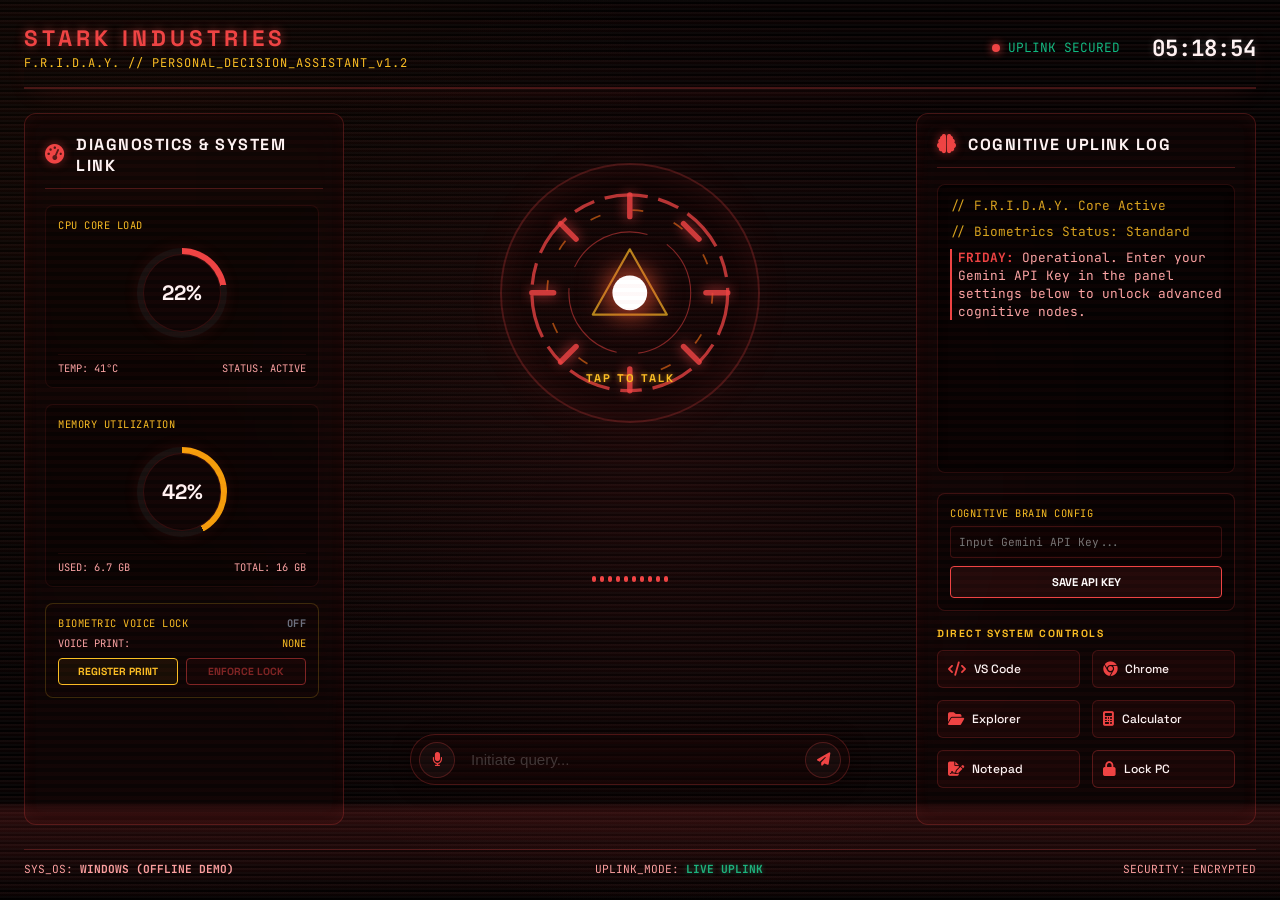
<file: friday-assistant/index.html>
<!DOCTYPE html>
<html lang="en">
<head>
    <meta charset="UTF-8">
    <meta name="viewport" content="width=device-width, initial-scale=1.0">
    <title>F.R.I.D.A.Y. Stark Assistant Core</title>
    
    <!-- Premium Fonts -->
    <link rel="preconnect" href="https://fonts.googleapis.com">
    <link rel="preconnect" href="https://fonts.gstatic.com" crossorigin>
    <link href="https://fonts.googleapis.com/css2?family=Plus+Jakarta+Sans:wght@300;400;500;600;700;800&family=JetBrains+Mono:wght@400;500;700&family=Space+Grotesk:wght@300;500;700&display=swap" rel="stylesheet">
    
    <!-- Icons -->
    <link rel="stylesheet" href="https://cdnjs.cloudflare.com/ajax/libs/font-awesome/6.4.0/css/all.min.css">
    
    <!-- CSS -->
    <link rel="stylesheet" href="style.css">
</head>
<body class="theme-stark-hud">

    <!-- Holographic overlays -->
    <div class="hologram-overlay"></div>
    <div class="scanlines"></div>

    <div class="hud-container">
        
        <!-- HEADER -->
        <header class="hud-header">
            <div class="header-left">
                <div class="stark-logo">STARK INDUSTRIES</div>
                <div class="system-title">F.R.I.D.A.Y. // PERSONAL_DECISION_ASSISTANT_v1.2</div>
            </div>
            
            <div class="header-right">
                <div class="status-indicator">
                    <span class="status-pulse"></span>
                    <span id="connection-status">INITIALIZING SYSTEM...</span>
                </div>
                <div class="time-widget" id="hud-clock">00:00:00</div>
            </div>
        </header>

        <!-- MAIN GRID -->
        <main class="hud-grid">
            
            <!-- LEFT PANEL: TELEMETRY & BIOMETRICS -->
            <section class="hud-panel panel-left">
                <div class="panel-header">
                    <i class="fa-solid fa-gauge-high"></i>
                    <h2>DIAGNOSTICS & SYSTEM LINK</h2>
                </div>
                
                <div class="telemetry-widgets">
                    <!-- CPU -->
                    <div class="telemetry-card">
                        <div class="widget-label">CPU CORE LOAD</div>
                        <div class="gauge-container">
                            <div class="gauge-ring" id="cpu-ring" style="--pct: 0;">
                                <div class="gauge-value" id="cpu-val">0%</div>
                            </div>
                        </div>
                        <div class="widget-footer">
                            <span>TEMP: <span id="cpu-temp">35°C</span></span>
                            <span>STATUS: ACTIVE</span>
                        </div>
                    </div>

                    <!-- RAM -->
                    <div class="telemetry-card">
                        <div class="widget-label">MEMORY UTILIZATION</div>
                        <div class="gauge-container">
                            <div class="gauge-ring" id="ram-ring" style="--pct: 0; --color: #f59e0b;">
                                <div class="gauge-value" id="ram-val">0%</div>
                            </div>
                        </div>
                        <div class="widget-footer">
                            <span>USED: <span id="ram-used">0 GB</span></span>
                            <span>TOTAL: <span id="ram-total">16 GB</span></span>
                        </div>
                    </div>

                    <!-- Voice Biometric Security Lock -->
                    <div class="telemetry-card" id="voice-biometrics-card" style="border: 1px solid rgba(251, 191, 36, 0.2); background: rgba(18, 5, 5, 0.2);">
                        <div class="widget-label" style="color: var(--accent-gold); display: flex; justify-content: space-between; align-items: center; margin-bottom: 6px;">
                            <span>BIOMETRIC VOICE LOCK</span>
                            <span id="bio-lock-status" style="color: #6b7280; font-weight: bold;">OFF</span>
                        </div>
                        <div style="display: flex; flex-direction: column; gap: 8px;">
                            <div style="display: flex; justify-content: space-between; font-family: var(--font-mono); font-size: 0.65rem; color: var(--text-secondary);">
                                <span>VOICE PRINT:</span>
                                <span id="bio-print-value" style="color: var(--accent-gold);">NONE</span>
                            </div>
                            <div style="display: flex; gap: 8px;">
                                <button id="btn-bio-register" onclick="registerVoicePrint()" style="flex: 1; padding: 6px; background: rgba(251, 191, 36, 0.05); border: 1px solid var(--accent-gold); color: var(--accent-gold); border-radius: 4px; cursor: pointer; font-family: var(--font-display); font-size: 0.65rem; font-weight: bold;">
                                    REGISTER PRINT
                                </button>
                                <button id="btn-bio-toggle" onclick="toggleBiometricLock()" style="flex: 1; padding: 6px; background: rgba(239, 68, 68, 0.05); border: 1px solid var(--accent-red); color: var(--accent-red); border-radius: 4px; cursor: pointer; font-family: var(--font-display); font-size: 0.65rem; font-weight: bold; opacity: 0.5;" disabled>
                                    ENFORCE LOCK
                                </button>
                            </div>
                            
                            <!-- Live Pitch indicator bar -->
                            <div id="pitch-meter-container" style="display: none; flex-direction: column; gap: 4px; margin-top: 4px; border-top: 1px solid rgba(239,68,68,0.1); padding-top: 6px;">
                                <div style="display: flex; justify-content: space-between; font-family: var(--font-mono); font-size: 0.6rem; color: var(--text-secondary);">
                                    <span>PITCH MATCH:</span>
                                    <span id="pitch-delta">0 Hz</span>
                                </div>
                                <div class="bar-track" style="height: 4px; margin-bottom: 0; background: rgba(255,255,255,0.05);">
                                    <div class="bar-fill" id="pitch-meter-fill" style="width: 0%; background: var(--accent-gold); box-shadow: 0 0 5px var(--accent-gold);"></div>
                                </div>
                            </div>
                        </div>
                    </div>
                </div>
            </section>

            <!-- CENTER PANEL: ARC REACTOR CORE & WAVEFORM -->
            <section class="hud-center">
                <!-- Arc Reactor -->
                <div class="reactor-outer">
                    <div class="reactor-container" id="reactor-trigger">
                        <svg class="arc-reactor" viewBox="0 0 100 100">
                            <circle class="ring ring-outer" cx="50" cy="50" r="45" />
                            <circle class="ring ring-middle" cx="50" cy="50" r="38" />
                            <circle class="ring ring-inner" cx="50" cy="50" r="28" />
                            
                            <g class="segments">
                                <line x1="50" y1="5" x2="50" y2="15" />
                                <line x1="50" y1="85" x2="50" y2="95" />
                                <line x1="5" y1="50" x2="15" y2="50" />
                                <line x1="85" y1="50" x2="95" y2="50" />
                                <line x1="18.2" y1="18.2" x2="25.3" y2="25.3" />
                                <line x1="74.7" y1="74.7" x2="81.8" y2="81.8" />
                                <line x1="18.2" y1="81.8" x2="25.3" y2="74.7" />
                                <line x1="74.7" y1="18.2" x2="81.8" y2="25.3" />
                            </g>
                            
                            <polygon class="reactor-triangle" points="50,30 67,60 33,60" />
                            <circle class="core-glow" cx="50" cy="50" r="12" />
                            <circle class="core-center" cx="50" cy="50" r="8" />
                        </svg>
                        <div class="core-text" id="reactor-state-text">TAP TO TALK</div>
                    </div>
                </div>

                <!-- Waveform -->
                <div class="voice-wave-container">
                    <div class="voice-wave" id="speech-wave">
                        <span class="wave-bar"></span>
                        <span class="wave-bar"></span>
                        <span class="wave-bar"></span>
                        <span class="wave-bar"></span>
                        <span class="wave-bar"></span>
                        <span class="wave-bar"></span>
                        <span class="wave-bar"></span>
                        <span class="wave-bar"></span>
                        <span class="wave-bar"></span>
                        <span class="wave-bar"></span>
                    </div>
                </div>

                <!-- Input Box -->
                <div class="hud-chat-controls">
                    <div class="input-glow-wrapper">
                        <button id="mic-btn" class="hud-circle-btn" title="Toggle Microphone">
                            <i class="fa-solid fa-microphone"></i>
                        </button>
                        <input type="text" id="chat-input" placeholder="Initiate query..." onkeydown="handleInputKey(event)">
                        <button id="send-btn" class="hud-circle-btn" onclick="sendChat()" title="Send Command">
                            <i class="fa-solid fa-paper-plane"></i>
                        </button>
                    </div>
                </div>
            </section>

            <!-- RIGHT PANEL: COGNITIVE TERMINAL & CONTROLS -->
            <section class="hud-panel panel-right">
                <div class="panel-header">
                    <i class="fa-solid fa-brain"></i>
                    <h2>COGNITIVE UPLINK LOG</h2>
                </div>

                <!-- Terminal logs -->
                <div class="terminal-body" id="terminal-logs">
                    <div class="terminal-line system">// F.R.I.D.A.Y. Core Active</div>
                    <div class="terminal-line system">// Biometrics Status: Standard</div>
                    <div class="terminal-line bot"><span class="prefix">FRIDAY:</span> Operational. Enter your Gemini API Key in the panel settings below to unlock advanced cognitive nodes.</div>
                </div>

                <!-- Cognitive Settings panel -->
                <div class="telemetry-card" style="border: 1px solid rgba(239, 68, 68, 0.2); background: rgba(0,0,0,0.3); padding: 12px; margin-bottom: 16px;">
                    <div class="widget-label" style="color: var(--accent-gold); font-size: 0.65rem; margin-bottom: 6px;">COGNITIVE BRAIN CONFIG</div>
                    <div style="display: flex; gap: 8px; flex-direction: column;">
                        <input type="password" id="gemini-key-input" placeholder="Input Gemini API Key..." style="width: 100%; padding: 8px; border: 1px solid rgba(239, 68, 68, 0.2); background: rgba(18, 5, 5, 0.5); color: white; border-radius: 4px; font-family: var(--font-mono); font-size: 0.7rem; outline: none;">
                        <button onclick="saveGeminiKey()" style="width: 100%; padding: 8px; background: rgba(239, 68, 68, 0.1); border: 1px solid var(--accent-red); color: white; border-radius: 4px; cursor: pointer; font-family: var(--font-display); font-size: 0.7rem; font-weight: bold; transition: all 0.2s;">
                            SAVE API KEY
                        </button>
                    </div>
                </div>

                <!-- Direct Links -->
                <div class="action-grid-header">DIRECT SYSTEM CONTROLS</div>
                <div class="action-grid">
                    <button class="btn-action" onclick="triggerSystemCommand('vscode')">
                        <i class="fa-solid fa-code"></i> VS Code
                    </button>
                    <button class="btn-action" onclick="triggerSystemCommand('chrome')">
                        <i class="fa-brands fa-chrome"></i> Chrome
                    </button>
                    <button class="btn-action" onclick="triggerSystemCommand('explorer')">
                        <i class="fa-solid fa-folder-open"></i> Explorer
                    </button>
                    <button class="btn-action" onclick="triggerSystemCommand('calc')">
                        <i class="fa-solid fa-calculator"></i> Calculator
                    </button>
                    <button class="btn-action" onclick="triggerSystemCommand('notepad')">
                        <i class="fa-solid fa-file-signature"></i> Notepad
                    </button>
                    <button class="btn-action danger" onclick="triggerSystemCommand('lock')">
                        <i class="fa-solid fa-lock"></i> Lock PC
                    </button>
                </div>
            </section>

        </main>
        
        <!-- FOOTER -->
        <footer class="hud-footer">
            <div class="footer-segment">SYS_OS: <span id="os-ver">WINDOWS (HOST)</span></div>
            <div class="footer-segment">UPLINK_MODE: <span id="link-mode" class="mode-simulated">SIMULATED (OFFLINE)</span></div>
            <div class="footer-segment">SECURITY: ENCRYPTED</div>
        </footer>

    </div>

    <!-- JS -->
    <script src="script.js"></script>
</body>
</html>
</file>
<file: friday-assistant/style.css>
﻿:root {
    --bg-base: #060202;
    --bg-panel: rgba(18, 5, 5, 0.45);
    --border-glow: rgba(239, 68, 68, 0.25);
    --border-active: rgba(239, 68, 68, 0.7);
    --accent-red: #ef4444;
    --accent-orange: #f97316;
    --accent-gold: #fbbf24;
    --text-main: #fff5f5;
    --text-secondary: #fca5a5;
    --text-muted: #991b1b;
    --font-sans: 'Plus Jakarta Sans', -apple-system, BlinkMacSystemFont, sans-serif;
    --font-mono: 'JetBrains Mono', monospace;
    --font-display: 'Space Grotesk', sans-serif;
}

* {
    box-sizing: border-box;
    margin: 0;
    padding: 0;
}

body.theme-stark-hud {
    background-color: var(--bg-base);
    background-image: 
        radial-gradient(circle at 50% 50%, rgba(239, 68, 68, 0.08) 0%, transparent 60%),
        radial-gradient(circle at 10% 20%, rgba(249, 115, 22, 0.04) 0%, transparent 40%),
        linear-gradient(rgba(18, 18, 18, 0.4) 50%, rgba(0, 0, 0, 0.7) 50%);
    background-size: 100% 100%, 100% 100%, 100% 4px; /* Grid Scanline base */
    color: var(--text-main);
    font-family: var(--font-sans);
    height: 100vh;
    overflow: hidden;
    position: relative;
}

/* Hologram Scanning Overlay */
.hologram-overlay {
    position: fixed;
    inset: 0;
    pointer-events: none;
    z-index: 9999;
    background: linear-gradient(
        to bottom,
        transparent 50%,
        rgba(239, 68, 68, 0.05) 50%
    );
    background-size: 100% 8px;
    opacity: 0.7;
}

.scanlines {
    position: fixed;
    inset: 0;
    pointer-events: none;
    z-index: 10000;
    background: linear-gradient(
        0deg,
        rgba(239, 68, 68, 0) 0%,
        rgba(239, 68, 68, 0.15) 10%,
        rgba(239, 68, 68, 0) 11%
    );
    background-size: 100% 100%;
    animation: scanline-move 8s linear infinite;
}

@keyframes scanline-move {
    0% { background-position: 0 -100vh; }
    100% { background-position: 0 100vh; }
}

/* Container & Layout */
.hud-container {
    display: flex;
    flex-direction: column;
    height: 100vh;
    padding: 24px;
    z-index: 10;
    position: relative;
}

/* Header */
.hud-header {
    display: flex;
    justify-content: space-between;
    align-items: center;
    border-bottom: 2px solid var(--border-glow);
    padding-bottom: 16px;
    margin-bottom: 24px;
    box-shadow: 0 10px 30px -10px rgba(239, 68, 68, 0.1);
}

.stark-logo {
    font-family: var(--font-display);
    font-weight: 800;
    font-size: 1.4rem;
    letter-spacing: 4px;
    color: var(--accent-red);
    text-shadow: 0 0 10px rgba(239, 68, 68, 0.6);
}

.system-title {
    font-family: var(--font-mono);
    font-size: 0.75rem;
    color: var(--accent-gold);
    letter-spacing: 1px;
    margin-top: 2px;
}

.header-right {
    display: flex;
    align-items: center;
    gap: 32px;
}

.status-indicator {
    display: flex;
    align-items: center;
    gap: 8px;
    font-family: var(--font-mono);
    font-size: 0.8rem;
    color: var(--text-secondary);
}

.status-pulse {
    width: 8px;
    height: 8px;
    border-radius: 50%;
    background: var(--accent-red);
    box-shadow: 0 0 8px var(--accent-red);
    animation: pulse-glow 1.5s ease-in-out infinite;
}

@keyframes pulse-glow {
    0%, 100% { opacity: 0.4; transform: scale(0.9); }
    50% { opacity: 1; transform: scale(1.2); box-shadow: 0 0 12px var(--accent-red); }
}

.time-widget {
    font-family: var(--font-mono);
    font-size: 1.4rem;
    font-weight: 700;
    color: var(--text-main);
    text-shadow: 0 0 8px rgba(255, 255, 255, 0.2);
}

/* Main Grid Layout */
.hud-grid {
    display: grid;
    grid-template-columns: 320px 1fr 340px;
    gap: 24px;
    flex: 1;
    min-height: 0; /* Important for scrollable containers inside */
}

/* Panel Styles */
.hud-panel {
    background: var(--bg-panel);
    border: 1px solid var(--border-glow);
    border-radius: 12px;
    backdrop-filter: blur(15px);
    display: flex;
    flex-direction: column;
    padding: 20px;
    min-height: 0;
    transition: all 0.3s var(--ease-smooth);
    box-shadow: inset 0 0 15px rgba(239, 68, 68, 0.05);
}

.hud-panel:hover {
    border-color: rgba(239, 68, 68, 0.45);
    box-shadow: 
        inset 0 0 20px rgba(239, 68, 68, 0.08),
        0 0 30px rgba(239, 68, 68, 0.05);
}

.panel-header {
    display: flex;
    align-items: center;
    gap: 12px;
    border-bottom: 1px solid var(--border-glow);
    padding-bottom: 12px;
    margin-bottom: 16px;
}

.panel-header i {
    color: var(--accent-red);
    font-size: 1.2rem;
    text-shadow: 0 0 8px rgba(239, 68, 68, 0.5);
}

.panel-header h2 {
    font-family: var(--font-display);
    font-size: 1rem;
    font-weight: 700;
    letter-spacing: 1.5px;
    color: var(--text-main);
}

/* Telemetry Widgets (Left Column) */
.telemetry-widgets {
    display: flex;
    flex-direction: column;
    gap: 16px;
    flex: 1;
    overflow-y: auto;
    padding-right: 4px;
}

.telemetry-card {
    background: rgba(0, 0, 0, 0.3);
    border: 1px solid rgba(239, 68, 68, 0.1);
    border-radius: 8px;
    padding: 12px;
}

.widget-label {
    font-family: var(--font-mono);
    font-size: 0.65rem;
    color: var(--accent-gold);
    letter-spacing: 0.5px;
    margin-bottom: 8px;
}

.gauge-container {
    display: flex;
    justify-content: center;
    padding: 8px 0;
}

/* Circular Gauge via CSS Conic Gradient */
.gauge-ring {
    width: 90px;
    height: 90px;
    border-radius: 50%;
    background: conic-gradient(
        var(--color, var(--accent-red)) calc(var(--pct) * 1%),
        rgba(255, 255, 255, 0.05) 0
    );
    display: flex;
    align-items: center;
    justify-content: center;
    position: relative;
    box-shadow: 0 0 15px rgba(239, 68, 68, 0.1);
}

.gauge-ring::before {
    content: '';
    position: absolute;
    width: 76px;
    height: 76px;
    border-radius: 50%;
    background: #0d0404;
    border: 1px solid rgba(239, 68, 68, 0.15);
}

.gauge-value {
    position: relative;
    font-family: var(--font-display);
    font-size: 1.3rem;
    font-weight: 700;
    color: var(--text-main);
    z-index: 2;
}

.widget-footer {
    display: flex;
    justify-content: space-between;
    font-family: var(--font-mono);
    font-size: 0.65rem;
    color: var(--text-secondary);
    margin-top: 8px;
    border-top: 1px solid rgba(239, 68, 68, 0.08);
    padding-top: 6px;
}

/* Linear Telemetry Bars */
.telemetry-bar-card {
    background: rgba(0, 0, 0, 0.3);
    border: 1px solid rgba(239, 68, 68, 0.1);
    border-radius: 8px;
    padding: 12px;
}

.bar-header {
    display: flex;
    justify-content: space-between;
    font-family: var(--font-display);
    font-size: 0.75rem;
    font-weight: 500;
    margin-bottom: 6px;
}

.bar-track {
    height: 6px;
    background: rgba(255, 255, 255, 0.05);
    border-radius: 3px;
    overflow: hidden;
    margin-bottom: 8px;
    border: 1px solid rgba(239, 68, 68, 0.15);
}

.bar-fill {
    height: 100%;
    background: var(--accent-red);
    box-shadow: 0 0 8px var(--accent-red);
    border-radius: 3px;
    transition: width 0.8s ease-in-out;
}

.bar-footer {
    display: flex;
    justify-content: space-between;
    font-family: var(--font-mono);
    font-size: 0.65rem;
    color: var(--text-secondary);
}

/* Center HUD - Arc Reactor Area */
.hud-center {
    display: flex;
    flex-direction: column;
    align-items: center;
    justify-content: space-between;
    padding: 20px 0;
}

.reactor-outer {
    position: relative;
    margin-top: 30px;
    display: flex;
    align-items: center;
    justify-content: center;
}

.reactor-container {
    width: 260px;
    height: 260px;
    border-radius: 50%;
    background: rgba(18, 5, 5, 0.3);
    border: 2px solid var(--border-glow);
    display: flex;
    align-items: center;
    justify-content: center;
    cursor: pointer;
    position: relative;
    transition: all 0.3s var(--ease-smooth);
    box-shadow: 
        inset 0 0 30px rgba(239, 68, 68, 0.1),
        0 0 40px rgba(239, 68, 68, 0.05);
}

.reactor-container:hover {
    border-color: var(--accent-red);
    box-shadow: 
        inset 0 0 40px rgba(239, 68, 68, 0.15),
        0 0 50px rgba(239, 68, 68, 0.15);
}

/* SVG Arc Reactor Animation */
.arc-reactor {
    width: 85%;
    height: 85%;
    pointer-events: none;
}

.ring {
    fill: none;
    stroke: var(--accent-red);
    stroke-width: 0.8;
    opacity: 0.4;
    transform-origin: center;
}

.ring-outer {
    stroke-dasharray: 20 5 10 5;
    animation: rotate-clockwise 20s linear infinite;
    stroke-width: 1.5;
    opacity: 0.75;
}

.ring-middle {
    stroke-dasharray: 5 15;
    animation: rotate-counter 12s linear infinite;
    stroke: var(--accent-orange);
    opacity: 0.6;
}

.ring-inner {
    stroke-dasharray: 40 10;
    stroke-width: 0.5;
    opacity: 0.5;
}

.segments line {
    stroke: var(--accent-red);
    stroke-width: 2.5;
    stroke-linecap: round;
    opacity: 0.85;
    filter: drop-shadow(0 0 3px var(--accent-red));
}

.reactor-triangle {
    fill: none;
    stroke: var(--accent-gold);
    stroke-width: 1;
    stroke-linejoin: round;
    transform-origin: center;
    opacity: 0.7;
    animation: rotate-clockwise 45s linear infinite;
}

.core-glow {
    fill: var(--accent-orange);
    opacity: 0.25;
    filter: blur(4px);
    animation: core-breathe 2s ease-in-out infinite;
}

.core-center {
    fill: #fff;
    filter: drop-shadow(0 0 8px var(--accent-red));
    animation: core-scale 2s ease-in-out infinite;
}

/* Animations for Arc Reactor */
@keyframes rotate-clockwise {
    0% { transform: rotate(0deg); }
    100% { transform: rotate(360deg); }
}

@keyframes rotate-counter {
    0% { transform: rotate(360deg); }
    100% { transform: rotate(0deg); }
}

@keyframes core-breathe {
    0%, 100% { opacity: 0.2; r: 11px; }
    50% { opacity: 0.45; r: 15px; }
}

@keyframes core-scale {
    0%, 100% { transform: scale(1); filter: drop-shadow(0 0 6px var(--accent-red)); }
    50% { transform: scale(1.15); filter: drop-shadow(0 0 12px var(--accent-orange)); }
}

.core-text {
    position: absolute;
    font-family: var(--font-display);
    font-size: 0.7rem;
    font-weight: 700;
    letter-spacing: 2px;
    color: var(--accent-gold);
    text-shadow: 0 0 5px rgba(251, 191, 36, 0.6);
    bottom: 36px;
    pointer-events: none;
    text-transform: uppercase;
}

/* Reactor speaking/listening animations */
.reactor-container.listening {
    border-color: var(--accent-gold);
    animation: listening-border 1s linear infinite alternate;
}

.reactor-container.listening .ring-outer {
    stroke: var(--accent-gold);
    animation: rotate-clockwise 3s linear infinite;
}

.reactor-container.listening .core-center {
    filter: drop-shadow(0 0 15px var(--accent-gold));
    fill: var(--accent-gold);
}

.reactor-container.speaking {
    border-color: #fff;
}

.reactor-container.speaking .ring-outer {
    stroke: #fff;
    animation: rotate-clockwise 1.5s linear infinite;
}

@keyframes listening-border {
    0% { box-shadow: 0 0 20px rgba(251, 191, 36, 0.1); }
    100% { box-shadow: 0 0 45px rgba(251, 191, 36, 0.4); }
}

/* Voice Waveform Visualizer */
.voice-wave-container {
    height: 40px;
    display: flex;
    align-items: center;
    justify-content: center;
    width: 300px;
    margin: 20px 0;
}

.voice-wave {
    display: flex;
    align-items: center;
    gap: 4px;
    height: 100%;
}

.wave-bar {
    width: 4px;
    height: 6px;
    background: var(--accent-red);
    border-radius: 2px;
    transition: height 0.15s ease-in-out;
}

.voice-wave.active .wave-bar {
    animation: wave-bounce 0.6s ease-in-out infinite alternate;
}

/* Randomize bar animation delays in CSS */
.voice-wave.active .wave-bar:nth-child(1) { animation-delay: 0.1s; }
.voice-wave.active .wave-bar:nth-child(2) { animation-delay: 0.3s; }
.voice-wave.active .wave-bar:nth-child(3) { animation-delay: 0.0s; }
.voice-wave.active .wave-bar:nth-child(4) { animation-delay: 0.4s; }
.voice-wave.active .wave-bar:nth-child(5) { animation-delay: 0.2s; }
.voice-wave.active .wave-bar:nth-child(6) { animation-delay: 0.1s; }
.voice-wave.active .wave-bar:nth-child(7) { animation-delay: 0.5s; }
.voice-wave.active .wave-bar:nth-child(8) { animation-delay: 0.3s; }
.voice-wave.active .wave-bar:nth-child(9) { animation-delay: 0.0s; }
.voice-wave.active .wave-bar:nth-child(10) { animation-delay: 0.2s; }

@keyframes wave-bounce {
    0% { height: 6px; background: var(--accent-red); }
    100% { height: 36px; background: var(--accent-gold); }
}

/* Chat Input Bar */
.hud-chat-controls {
    width: 440px;
    max-width: 90%;
    margin-bottom: 20px;
}

.input-glow-wrapper {
    display: flex;
    align-items: center;
    background: rgba(18, 5, 5, 0.7);
    border: 1px solid var(--border-glow);
    border-radius: 25px;
    padding: 4px 8px;
    box-shadow: 0 4px 20px rgba(0, 0, 0, 0.4);
    transition: all 0.3s var(--ease-smooth);
}

.input-glow-wrapper:focus-within {
    border-color: var(--accent-red);
    box-shadow: 
        0 0 15px rgba(239, 68, 68, 0.2),
        0 4px 20px rgba(0, 0, 0, 0.4);
}

#chat-input {
    flex: 1;
    background: transparent;
    border: none;
    padding: 12px 16px;
    color: var(--text-main);
    font-size: 0.95rem;
    outline: none;
}

#chat-input::placeholder {
    color: rgba(255, 255, 255, 0.2);
}

.hud-circle-btn {
    width: 36px;
    height: 36px;
    border-radius: 50%;
    background: rgba(255, 255, 255, 0.03);
    border: 1px solid rgba(239, 68, 68, 0.25);
    color: var(--accent-red);
    cursor: pointer;
    display: flex;
    align-items: center;
    justify-content: center;
    transition: all 0.2s;
}

.hud-circle-btn:hover {
    background: var(--accent-red);
    color: #fff;
    border-color: var(--accent-red);
    box-shadow: 0 0 10px rgba(239, 68, 68, 0.4);
}

#mic-btn.active {
    background: var(--accent-gold);
    color: #000;
    border-color: var(--accent-gold);
    animation: listening-btn-pulse 1s linear infinite alternate;
}

@keyframes listening-btn-pulse {
    0% { box-shadow: 0 0 5px var(--accent-gold); }
    100% { box-shadow: 0 0 15px var(--accent-gold); }
}

/* Terminal Log (Right Column) */
.terminal-body {
    flex: 1;
    background: rgba(0, 0, 0, 0.5);
    border: 1px solid rgba(239, 68, 68, 0.15);
    border-radius: 8px;
    padding: 12px;
    font-family: var(--font-mono);
    font-size: 0.8rem;
    line-height: 1.4;
    overflow-y: auto;
    display: flex;
    flex-direction: column;
    gap: 8px;
    margin-bottom: 20px;
    box-shadow: inset 0 0 10px rgba(0, 0, 0, 0.8);
}

.terminal-line {
    word-break: break-word;
}

.terminal-line.system {
    color: var(--accent-gold);
    opacity: 0.85;
}

.terminal-line.user {
    color: #fff;
    border-left: 2px solid rgba(255, 255, 255, 0.4);
    padding-left: 6px;
}

.terminal-line.bot {
    color: var(--text-secondary);
    border-left: 2px solid var(--accent-red);
    padding-left: 6px;
}

.terminal-line .prefix {
    color: var(--accent-red);
    font-weight: 700;
}

/* System Command Actions */
.action-grid-header {
    font-family: var(--font-display);
    font-size: 0.65rem;
    font-weight: 700;
    color: var(--accent-gold);
    letter-spacing: 1.5px;
    margin-bottom: 10px;
}

.action-grid {
    display: grid;
    grid-template-columns: repeat(2, 1fr);
    gap: 12px;
    margin-bottom: 16px;
}

.btn-action {
    background: rgba(239, 68, 68, 0.05);
    border: 1px solid rgba(239, 68, 68, 0.2);
    color: var(--text-main);
    padding: 10px;
    border-radius: 6px;
    cursor: pointer;
    font-family: var(--font-display);
    font-size: 0.75rem;
    font-weight: 500;
    display: flex;
    align-items: center;
    gap: 8px;
    transition: all 0.2s;
}

.btn-action i {
    font-size: 0.9rem;
    color: var(--accent-red);
}

.btn-action:hover {
    background: rgba(239, 68, 68, 0.15);
    border-color: var(--accent-red);
    color: #fff;
    box-shadow: 0 0 10px rgba(239, 68, 68, 0.1);
    transform: translateY(-1px);
}

.btn-action.danger {
    border-color: rgba(239, 68, 68, 0.3);
}

.btn-action.danger i {
    color: var(--accent-red);
}

.btn-action.danger:hover {
    background: rgba(239, 68, 68, 0.3);
    border-color: var(--accent-red);
    box-shadow: 0 0 15px rgba(239, 68, 68, 0.3);
}

/* Back Link Button */
.btn-nav-back {
    display: flex;
    align-items: center;
    justify-content: center;
    gap: 8px;
    width: 100%;
    padding: 12px;
    border-radius: 6px;
    background: rgba(255, 255, 255, 0.02);
    border: 1px solid rgba(255, 255, 255, 0.1);
    color: var(--text-secondary);
    text-decoration: none;
    font-family: var(--font-display);
    font-size: 0.8rem;
    font-weight: 500;
    transition: all 0.2s;
}

.btn-nav-back:hover {
    background: rgba(255, 255, 255, 0.05);
    border-color: rgba(255, 255, 255, 0.2);
    color: white;
}

/* Footer Telemetry */
.hud-footer {
    border-top: 1px solid var(--border-glow);
    padding-top: 12px;
    margin-top: 24px;
    display: flex;
    justify-content: space-between;
    font-family: var(--font-mono);
    font-size: 0.7rem;
    color: var(--text-secondary);
}

.footer-segment span {
    font-weight: 700;
}

.mode-live {
    color: #10b981;
    text-shadow: 0 0 5px rgba(16, 185, 129, 0.5);
}

.mode-simulated {
    color: var(--accent-orange);
    text-shadow: 0 0 5px rgba(249, 115, 22, 0.5);
}

/* Custom Scrollbar for panel/terminal */
::-webkit-scrollbar {
    width: 6px;
}

::-webkit-scrollbar-track {
    background: rgba(0, 0, 0, 0.2);
}

::-webkit-scrollbar-thumb {
    background: var(--border-glow);
    border-radius: 3px;
}

::-webkit-scrollbar-thumb:hover {
    background: var(--accent-red);
}
</file>
